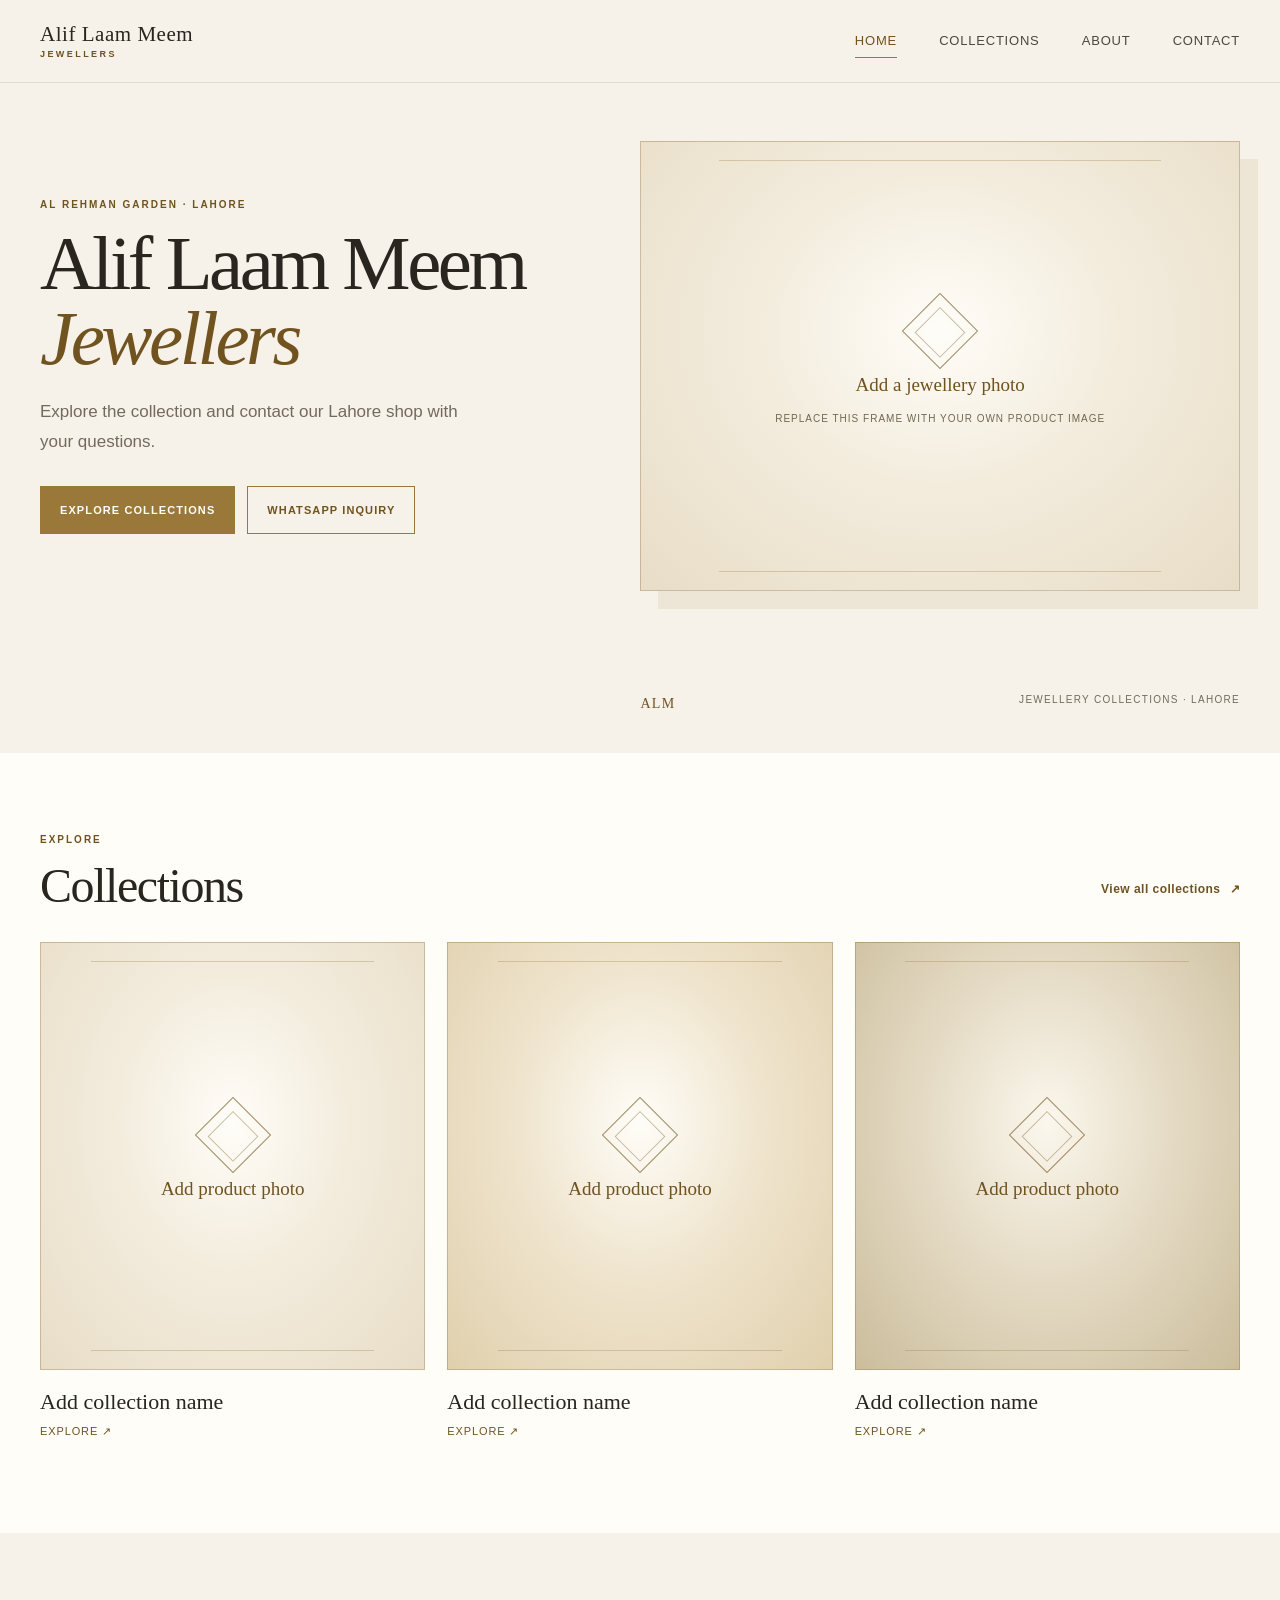
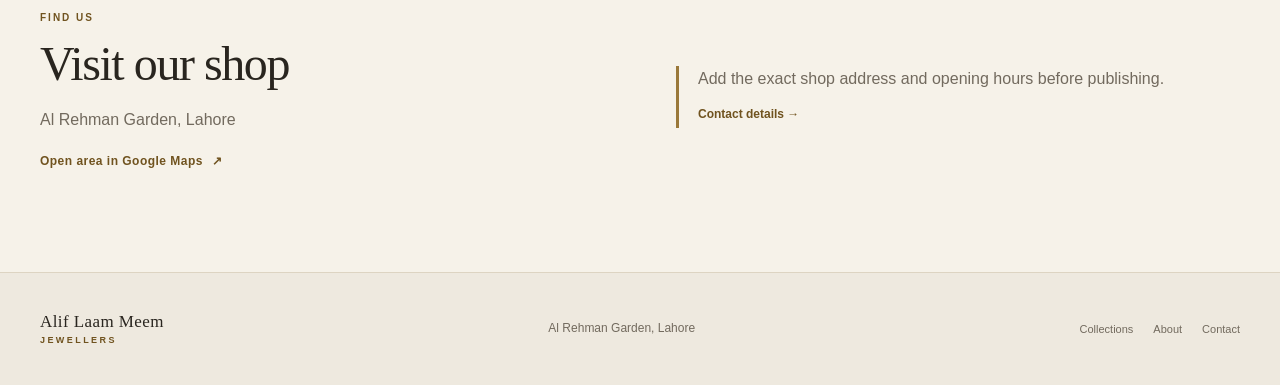
<file: index.html>
<!doctype html>
<html lang="en">
  <head>
    <meta charset="utf-8" />
    <meta name="viewport" content="width=device-width, initial-scale=1" />
    <meta name="theme-color" content="#f6f2e9" />
    <meta name="description" content="Alif Laam Meem Jewellers, Al Rehman Garden, Lahore. Explore the collections and contact the shop." />
    <title>Alif Laam Meem Jewellers | Lahore</title>
    <link rel="stylesheet" href="assets/css/site.css" />
    <script src="assets/js/site-config.js" defer></script>
    <script src="assets/js/site.js" defer></script>
  </head>
  <body>
    <a class="skip-link" href="#main">Skip to content</a>
    <header class="site-header">
      <div class="header-inner">
        <a class="brand" href="index.html#top" aria-label="Alif Laam Meem Jewellers home">
          <span class="brand-name">Alif Laam Meem <span>Jewellers</span></span>
        </a>
        <button class="menu-toggle" type="button" aria-label="Open menu" aria-expanded="false" aria-controls="site-navigation" data-menu-toggle>
          <span aria-hidden="true"></span><span aria-hidden="true"></span>
        </button>
        <nav class="site-nav" id="site-navigation" aria-label="Main navigation" data-navigation>
          <a href="index.html" aria-current="page">Home</a>
          <a href="collections.html">Collections</a>
          <a href="about.html">About</a>
          <a href="contact.html">Contact</a>
        </nav>
      </div>
    </header>

    <main id="main">
      <section class="hero section-wrap" id="top" aria-labelledby="hero-title">
        <div class="hero-copy">
          <p class="eyebrow">Al Rehman Garden <span aria-hidden="true">·</span> Lahore</p>
          <h1 id="hero-title">Alif Laam Meem <em>Jewellers</em></h1>
          <p class="hero-intro">Explore the collection and contact our Lahore shop with your questions.</p>
          <div class="button-row">
            <a class="button button--gold" href="collections.html">Explore collections</a>
            <a class="button button--outline" href="#whatsapp-status" data-whatsapp-inquiry data-whatsapp-message="Hello, I would like to ask about your jewellery collection.">WhatsApp inquiry</a>
          </div>
          <p class="status-note" id="whatsapp-status" data-whatsapp-status role="status" aria-live="polite" hidden></p>
        </div>
        <div class="photo-placeholder photo-placeholder--hero" role="img" aria-label="Jewellery photo placeholder">
          <span class="placeholder-mark" aria-hidden="true"></span>
          <span class="photo-placeholder__label">Add a jewellery photo</span>
          <span class="photo-placeholder__hint">Replace this frame with your own product image</span>
        </div>
        <div class="hero-caption"><span>ALM</span><span>Jewellery collections · Lahore</span></div>
      </section>

      <section class="featured-section" aria-labelledby="featured-title">
        <div class="section-wrap">
          <div class="section-heading">
            <div>
              <p class="eyebrow">Explore</p>
              <h2 id="featured-title">Collections</h2>
            </div>
            <a class="text-link" href="collections.html">View all collections <span aria-hidden="true">↗</span></a>
          </div>
          <div class="collection-preview-grid">
            <a class="preview-card" href="collections.html" aria-label="Add collection name, see collections">
              <div class="photo-placeholder photo-placeholder--card" role="img" aria-label="Collection photo placeholder"><span class="placeholder-mark" aria-hidden="true"></span><span class="photo-placeholder__label">Add product photo</span></div>
              <span class="preview-card__title">Add collection name</span>
              <span class="preview-card__link">Explore <span aria-hidden="true">↗</span></span>
            </a>
            <a class="preview-card" href="collections.html" aria-label="Add collection name, see collections">
              <div class="photo-placeholder photo-placeholder--card photo-placeholder--warm" role="img" aria-label="Collection photo placeholder"><span class="placeholder-mark" aria-hidden="true"></span><span class="photo-placeholder__label">Add product photo</span></div>
              <span class="preview-card__title">Add collection name</span>
              <span class="preview-card__link">Explore <span aria-hidden="true">↗</span></span>
            </a>
            <a class="preview-card" href="collections.html" aria-label="Add collection name, see collections">
              <div class="photo-placeholder photo-placeholder--card photo-placeholder--deep" role="img" aria-label="Collection photo placeholder"><span class="placeholder-mark" aria-hidden="true"></span><span class="photo-placeholder__label">Add product photo</span></div>
              <span class="preview-card__title">Add collection name</span>
              <span class="preview-card__link">Explore <span aria-hidden="true">↗</span></span>
            </a>
          </div>
        </div>
      </section>

      <section class="visit-section section-wrap" aria-labelledby="visit-title">
        <div class="visit-copy">
          <p class="eyebrow">Find us</p>
          <h2 id="visit-title">Visit our shop</h2>
          <p>Al Rehman Garden, Lahore</p>
          <a class="text-link" href="https://www.google.com/maps/search/?api=1&amp;query=Al+Rehman+Garden%2C+Lahore" target="_blank" rel="noopener noreferrer">Open area in Google Maps <span aria-hidden="true">↗</span></a>
        </div>
        <div class="visit-note"><span class="visit-note__rule" aria-hidden="true"></span><p>Add the exact shop address and opening hours before publishing.</p><a href="contact.html">Contact details <span aria-hidden="true">→</span></a></div>
      </section>
    </main>

    <footer class="site-footer">
      <div class="footer-inner">
        <a class="brand brand--footer" href="index.html#top"><span class="brand-name">Alif Laam Meem <span>Jewellers</span></span></a>
        <p>Al Rehman Garden, Lahore</p>
        <nav aria-label="Footer navigation"><a href="collections.html">Collections</a><a href="about.html">About</a><a href="contact.html">Contact</a></nav>
      </div>
    </footer>
  </body>
</html>
</file>
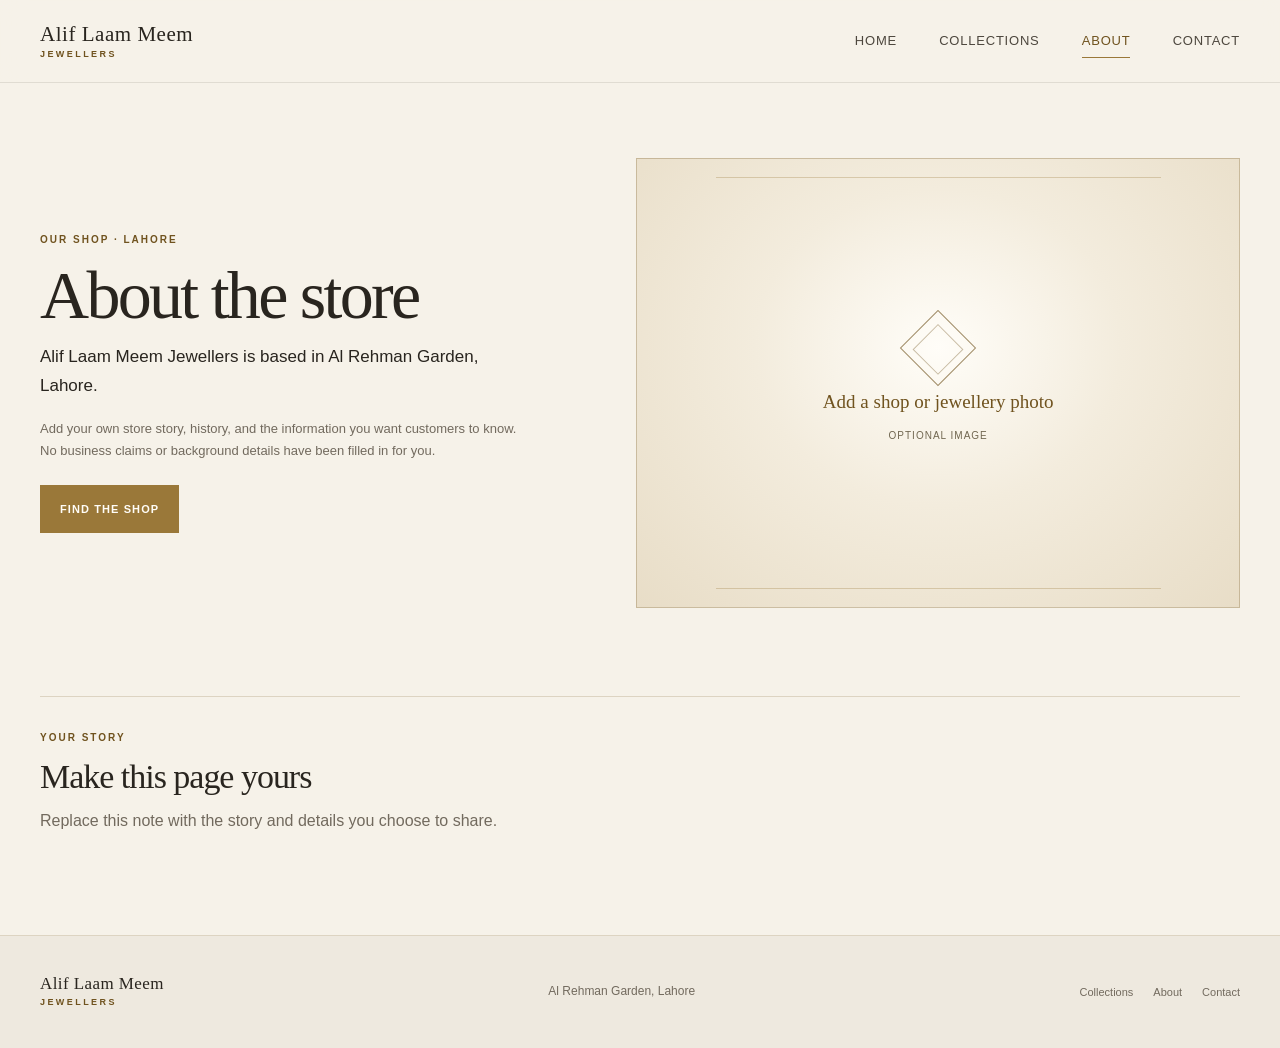
<file: about.html>
<!doctype html>
<html lang="en">
  <head>
    <meta charset="utf-8" />
    <meta name="viewport" content="width=device-width, initial-scale=1" />
    <meta name="theme-color" content="#f6f2e9" />
    <meta name="description" content="About Alif Laam Meem Jewellers in Al Rehman Garden, Lahore." />
    <title>About | Alif Laam Meem Jewellers</title>
    <link rel="stylesheet" href="assets/css/site.css" />
    <script src="assets/js/site-config.js" defer></script>
    <script src="assets/js/site.js" defer></script>
  </head>
  <body>
    <a class="skip-link" href="#main">Skip to content</a>
    <header class="site-header">
      <div class="header-inner">
        <a class="brand" href="index.html#top" aria-label="Alif Laam Meem Jewellers home"><span class="brand-name">Alif Laam Meem <span>Jewellers</span></span></a>
        <button class="menu-toggle" type="button" aria-label="Open menu" aria-expanded="false" aria-controls="site-navigation" data-menu-toggle><span aria-hidden="true"></span><span aria-hidden="true"></span></button>
        <nav class="site-nav" id="site-navigation" aria-label="Main navigation" data-navigation>
          <a href="index.html">Home</a><a href="collections.html">Collections</a><a href="about.html" aria-current="page">About</a><a href="contact.html">Contact</a>
        </nav>
      </div>
    </header>

    <main id="main" class="page-main section-wrap">
      <section class="about-layout" aria-labelledby="page-title">
        <div class="about-copy">
          <p class="eyebrow">Our shop · Lahore</p>
          <h1 id="page-title">About the store</h1>
          <p class="lead">Alif Laam Meem Jewellers is based in Al Rehman Garden, Lahore.</p>
          <p class="placeholder-copy">Add your own store story, history, and the information you want customers to know. No business claims or background details have been filled in for you.</p>
          <a class="button button--gold" href="contact.html">Find the shop</a>
        </div>
        <div class="photo-placeholder photo-placeholder--about" role="img" aria-label="Optional shop or jewellery photo placeholder">
          <span class="placeholder-mark" aria-hidden="true"></span>
          <span class="photo-placeholder__label">Add a shop or jewellery photo</span>
          <span class="photo-placeholder__hint">Optional image</span>
        </div>
      </section>
      <section class="story-prompt" aria-label="About page content reminder">
        <p class="eyebrow">Your story</p>
        <h2>Make this page yours</h2>
        <p>Replace this note with the story and details you choose to share.</p>
      </section>
    </main>

    <footer class="site-footer"><div class="footer-inner"><a class="brand brand--footer" href="index.html#top"><span class="brand-name">Alif Laam Meem <span>Jewellers</span></span></a><p>Al Rehman Garden, Lahore</p><nav aria-label="Footer navigation"><a href="collections.html">Collections</a><a href="about.html">About</a><a href="contact.html">Contact</a></nav></div></footer>
  </body>
</html>
</file>
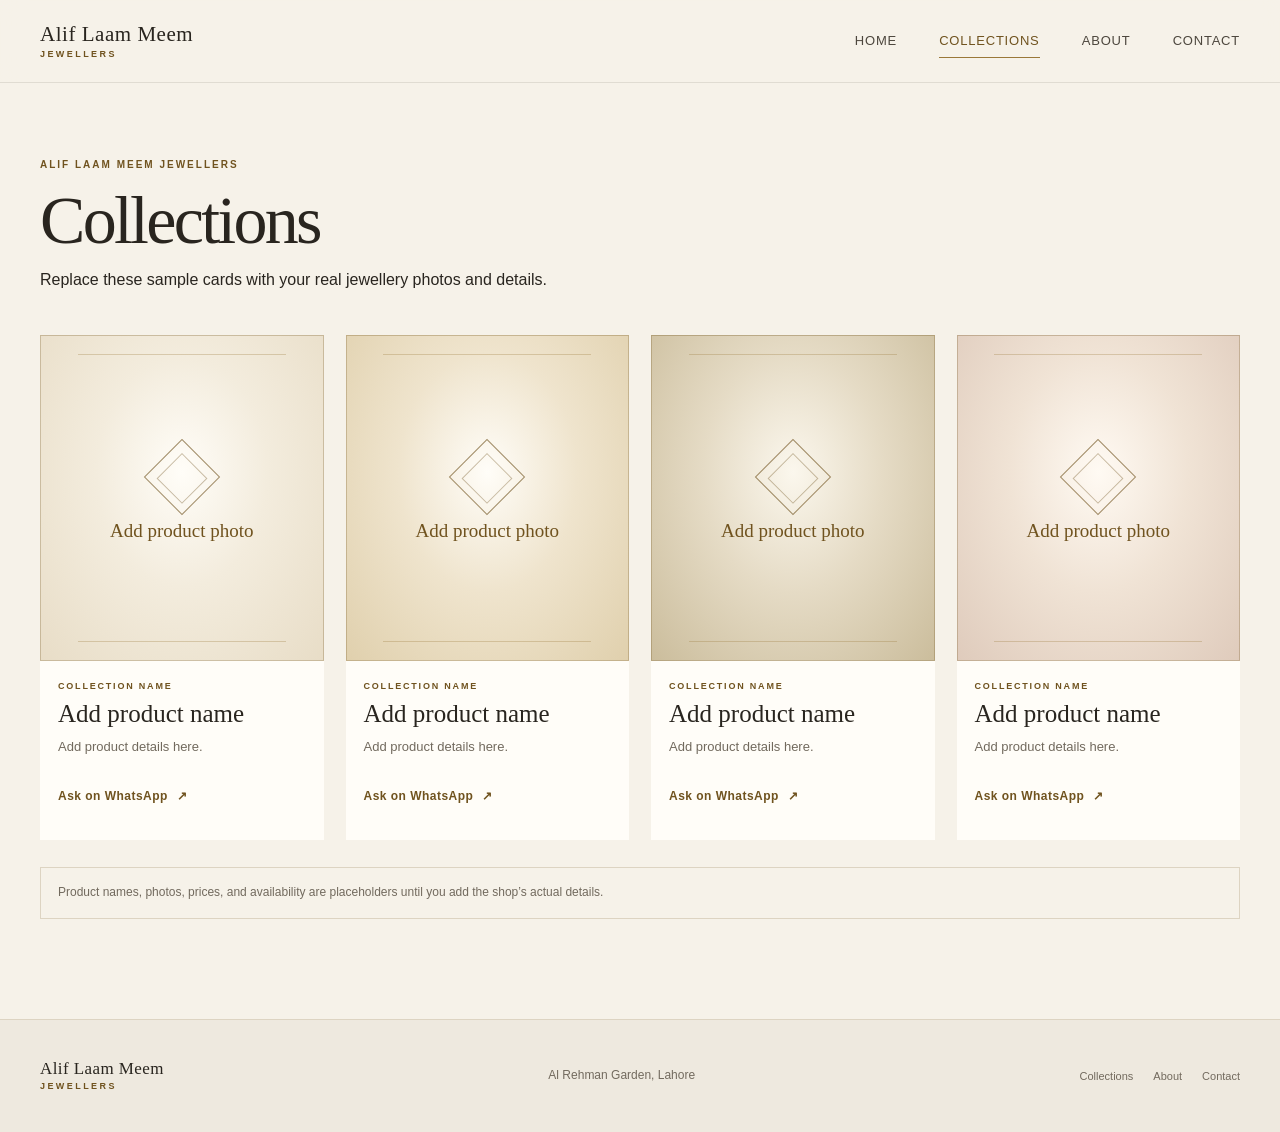
<file: collections.html>
<!doctype html>
<html lang="en">
  <head>
    <meta charset="utf-8" />
    <meta name="viewport" content="width=device-width, initial-scale=1" />
    <meta name="theme-color" content="#f6f2e9" />
    <meta name="description" content="Browse jewellery collection placeholders for Alif Laam Meem Jewellers in Lahore." />
    <title>Collections | Alif Laam Meem Jewellers</title>
    <link rel="stylesheet" href="assets/css/site.css" />
    <script src="assets/js/site-config.js" defer></script>
    <script src="assets/js/site.js" defer></script>
  </head>
  <body>
    <a class="skip-link" href="#main">Skip to content</a>
    <header class="site-header">
      <div class="header-inner">
        <a class="brand" href="index.html#top" aria-label="Alif Laam Meem Jewellers home"><span class="brand-name">Alif Laam Meem <span>Jewellers</span></span></a>
        <button class="menu-toggle" type="button" aria-label="Open menu" aria-expanded="false" aria-controls="site-navigation" data-menu-toggle><span aria-hidden="true"></span><span aria-hidden="true"></span></button>
        <nav class="site-nav" id="site-navigation" aria-label="Main navigation" data-navigation>
          <a href="index.html">Home</a><a href="collections.html" aria-current="page">Collections</a><a href="about.html">About</a><a href="contact.html">Contact</a>
        </nav>
      </div>
    </header>

    <main id="main" class="page-main section-wrap">
      <section class="page-intro" aria-labelledby="page-title">
        <p class="eyebrow">Alif Laam Meem Jewellers</p>
        <h1 id="page-title">Collections</h1>
        <p>Replace these sample cards with your real jewellery photos and details.</p>
        <p class="status-note" id="whatsapp-status" data-whatsapp-status role="status" aria-live="polite" hidden></p>
      </section>
      <section class="product-grid" aria-label="Jewellery collection items">
        <article class="product-card">
          <div class="photo-placeholder photo-placeholder--product" role="img" aria-label="Product photo placeholder"><span class="placeholder-mark" aria-hidden="true"></span><span class="photo-placeholder__label">Add product photo</span></div>
          <div class="product-card__body"><p class="eyebrow">Collection name</p><h2>Add product name</h2><p class="placeholder-copy">Add product details here.</p><a class="text-link" href="#whatsapp-status" data-whatsapp-inquiry data-whatsapp-message="Hello, I would like to ask about [add product name].">Ask on WhatsApp <span aria-hidden="true">↗</span></a></div>
        </article>
        <article class="product-card">
          <div class="photo-placeholder photo-placeholder--product photo-placeholder--warm" role="img" aria-label="Product photo placeholder"><span class="placeholder-mark" aria-hidden="true"></span><span class="photo-placeholder__label">Add product photo</span></div>
          <div class="product-card__body"><p class="eyebrow">Collection name</p><h2>Add product name</h2><p class="placeholder-copy">Add product details here.</p><a class="text-link" href="#whatsapp-status" data-whatsapp-inquiry data-whatsapp-message="Hello, I would like to ask about [add product name].">Ask on WhatsApp <span aria-hidden="true">↗</span></a></div>
        </article>
        <article class="product-card">
          <div class="photo-placeholder photo-placeholder--product photo-placeholder--deep" role="img" aria-label="Product photo placeholder"><span class="placeholder-mark" aria-hidden="true"></span><span class="photo-placeholder__label">Add product photo</span></div>
          <div class="product-card__body"><p class="eyebrow">Collection name</p><h2>Add product name</h2><p class="placeholder-copy">Add product details here.</p><a class="text-link" href="#whatsapp-status" data-whatsapp-inquiry data-whatsapp-message="Hello, I would like to ask about [add product name].">Ask on WhatsApp <span aria-hidden="true">↗</span></a></div>
        </article>
        <article class="product-card">
          <div class="photo-placeholder photo-placeholder--product photo-placeholder--rose" role="img" aria-label="Product photo placeholder"><span class="placeholder-mark" aria-hidden="true"></span><span class="photo-placeholder__label">Add product photo</span></div>
          <div class="product-card__body"><p class="eyebrow">Collection name</p><h2>Add product name</h2><p class="placeholder-copy">Add product details here.</p><a class="text-link" href="#whatsapp-status" data-whatsapp-inquiry data-whatsapp-message="Hello, I would like to ask about [add product name].">Ask on WhatsApp <span aria-hidden="true">↗</span></a></div>
        </article>
      </section>
      <p class="editor-note">Product names, photos, prices, and availability are placeholders until you add the shop’s actual details.</p>
    </main>

    <footer class="site-footer"><div class="footer-inner"><a class="brand brand--footer" href="index.html#top"><span class="brand-name">Alif Laam Meem <span>Jewellers</span></span></a><p>Al Rehman Garden, Lahore</p><nav aria-label="Footer navigation"><a href="collections.html">Collections</a><a href="about.html">About</a><a href="contact.html">Contact</a></nav></div></footer>
  </body>
</html>
</file>
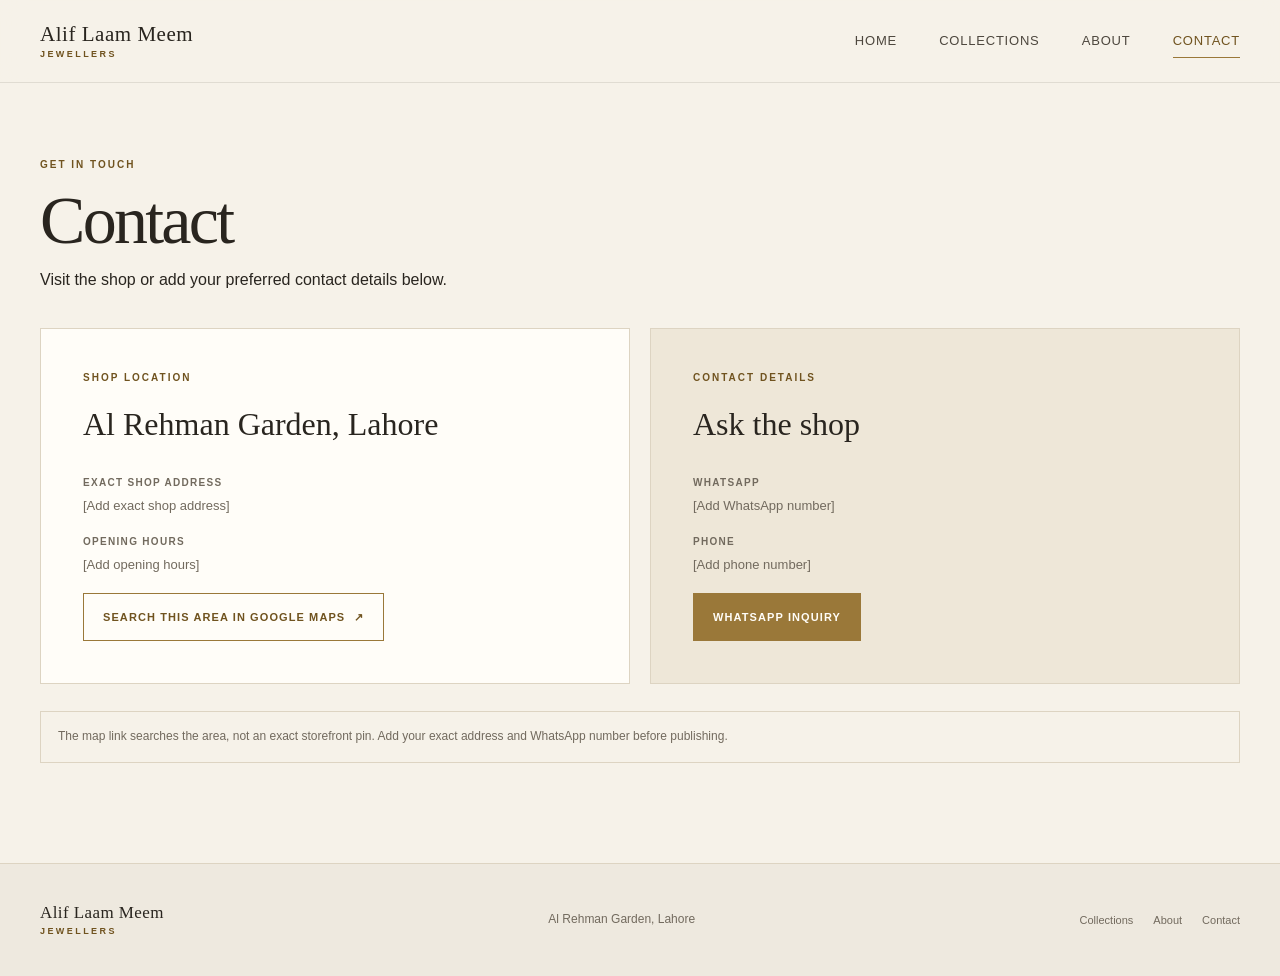
<file: contact.html>
<!doctype html>
<html lang="en">
  <head>
    <meta charset="utf-8" />
    <meta name="viewport" content="width=device-width, initial-scale=1" />
    <meta name="theme-color" content="#f6f2e9" />
    <meta name="description" content="Contact Alif Laam Meem Jewellers, Al Rehman Garden, Lahore." />
    <title>Contact | Alif Laam Meem Jewellers</title>
    <link rel="stylesheet" href="assets/css/site.css" />
    <script src="assets/js/site-config.js" defer></script>
    <script src="assets/js/site.js" defer></script>
  </head>
  <body>
    <a class="skip-link" href="#main">Skip to content</a>
    <header class="site-header">
      <div class="header-inner">
        <a class="brand" href="index.html#top" aria-label="Alif Laam Meem Jewellers home"><span class="brand-name">Alif Laam Meem <span>Jewellers</span></span></a>
        <button class="menu-toggle" type="button" aria-label="Open menu" aria-expanded="false" aria-controls="site-navigation" data-menu-toggle><span aria-hidden="true"></span><span aria-hidden="true"></span></button>
        <nav class="site-nav" id="site-navigation" aria-label="Main navigation" data-navigation>
          <a href="index.html">Home</a><a href="collections.html">Collections</a><a href="about.html">About</a><a href="contact.html" aria-current="page">Contact</a>
        </nav>
      </div>
    </header>

    <main id="main" class="page-main section-wrap">
      <section class="page-intro page-intro--contact" aria-labelledby="page-title">
        <p class="eyebrow">Get in touch</p>
        <h1 id="page-title">Contact</h1>
        <p>Visit the shop or add your preferred contact details below.</p>
        <p class="status-note" id="whatsapp-status" data-whatsapp-status role="status" aria-live="polite" hidden></p>
      </section>
      <section class="contact-layout" aria-label="Shop contact and location">
        <div class="contact-card">
          <p class="eyebrow">Shop location</p>
          <h2>Al Rehman Garden, Lahore</h2>
          <p><span class="detail-label">Exact shop address</span><span class="placeholder-copy">[Add exact shop address]</span></p>
          <p><span class="detail-label">Opening hours</span><span class="placeholder-copy">[Add opening hours]</span></p>
          <a class="button button--outline" href="https://www.google.com/maps/search/?api=1&amp;query=Al+Rehman+Garden%2C+Lahore" target="_blank" rel="noopener noreferrer">Search this area in Google Maps <span aria-hidden="true">↗</span></a>
        </div>
        <div class="contact-card contact-card--gold">
          <p class="eyebrow">Contact details</p>
          <h2>Ask the shop</h2>
          <p><span class="detail-label">WhatsApp</span><span class="placeholder-copy">[Add WhatsApp number]</span></p>
          <p><span class="detail-label">Phone</span><span class="placeholder-copy">[Add phone number]</span></p>
          <a class="button button--gold" href="#whatsapp-status" data-whatsapp-inquiry data-whatsapp-message="Hello, I would like to contact Alif Laam Meem Jewellers.">WhatsApp inquiry</a>
        </div>
      </section>
      <p class="editor-note">The map link searches the area, not an exact storefront pin. Add your exact address and WhatsApp number before publishing.</p>
    </main>

    <footer class="site-footer"><div class="footer-inner"><a class="brand brand--footer" href="index.html#top"><span class="brand-name">Alif Laam Meem <span>Jewellers</span></span></a><p>Al Rehman Garden, Lahore</p><nav aria-label="Footer navigation"><a href="collections.html">Collections</a><a href="about.html">About</a><a href="contact.html">Contact</a></nav></div></footer>
  </body>
</html>
</file>
<file: assets/css/site.css>
@charset "UTF-8";

:root {
  color-scheme: light;
  --paper: #f6f2e9;
  --paper-deep: #ede6d7;
  --surface: #fffdf8;
  --ink: #29251f;
  --muted: #726a5e;
  --gold: #9a7839;
  --gold-deep: #70531f;
  --gold-pale: #d9c693;
  --line: #ddd4c2;
  --serif: Georgia, "Times New Roman", serif;
  --sans: "Avenir Next", Avenir, "Segoe UI", Arial, sans-serif;
  --content-width: 1200px;
}

* { box-sizing: border-box; }
html { scroll-behavior: smooth; }
body {
  margin: 0;
  background: var(--paper);
  color: var(--ink);
  font-family: var(--sans);
  font-size: 16px;
  line-height: 1.65;
  -webkit-font-smoothing: antialiased;
}
img { display: block; max-width: 100%; }
a { color: inherit; text-decoration: none; }
button, a { -webkit-tap-highlight-color: transparent; }
a:focus-visible, button:focus-visible { outline: 3px solid var(--gold-deep); outline-offset: 4px; }
button { font: inherit; }
[hidden] { display: none !important; }

.skip-link {
  position: absolute;
  z-index: 100;
  top: 8px;
  left: 8px;
  padding: 10px 14px;
  transform: translateY(-160%);
  background: var(--ink);
  color: var(--surface);
}
.skip-link:focus { transform: translateY(0); }

.site-header {
  position: sticky;
  z-index: 20;
  top: 0;
  border-bottom: 1px solid rgb(112 106 94 / 16%);
  background: rgb(246 242 233 / 96%);
  backdrop-filter: blur(12px);
}
.header-inner {
  display: flex;
  width: min(calc(100% - 48px), var(--content-width));
  min-height: 82px;
  margin-inline: auto;
  align-items: center;
  justify-content: space-between;
  gap: 32px;
}
.brand { display: inline-flex; flex: 0 0 auto; align-items: center; }
.brand-name {
  display: flex;
  flex-direction: column;
  color: var(--ink);
  font-family: var(--serif);
  font-size: 21px;
  font-weight: 500;
  letter-spacing: .025em;
  line-height: 1.05;
}
.brand-name span { margin-top: 5px; color: var(--gold-deep); font-family: var(--sans); font-size: 9px; font-weight: 600; letter-spacing: .27em; text-transform: uppercase; }
.site-nav { display: flex; align-items: center; gap: clamp(20px, 3.3vw, 46px); }
.site-nav a {
  position: relative;
  min-height: 44px;
  display: inline-flex;
  align-items: center;
  color: #4d473e;
  font-size: 13px;
  letter-spacing: .06em;
  text-transform: uppercase;
  transition: color 160ms ease;
}
.site-nav a:hover, .site-nav a[aria-current="page"] { color: var(--gold-deep); }
.site-nav a[aria-current="page"]::after {
  position: absolute;
  right: 0;
  bottom: 5px;
  left: 0;
  height: 1px;
  background: var(--gold);
  content: "";
}
.menu-toggle { display: none; }

.section-wrap { width: min(calc(100% - 48px), var(--content-width)); margin-inline: auto; }
.hero {
  display: grid;
  min-height: 630px;
  grid-template-columns: minmax(0, .92fr) minmax(350px, 1.08fr);
  align-items: center;
  gap: clamp(36px, 7vw, 108px);
  padding-block: 58px 38px;
}
.hero-copy { max-width: 510px; padding-block: 20px; }
.eyebrow {
  margin: 0 0 13px;
  color: var(--gold-deep);
  font-size: 10px;
  font-weight: 700;
  letter-spacing: .2em;
  line-height: 1.45;
  text-transform: uppercase;
}
h1, h2, h3, p { margin-top: 0; }
h1, h2, h3 { font-family: var(--serif); font-weight: 400; }
.hero h1 {
  max-width: 540px;
  margin-bottom: 21px;
  font-size: clamp(46px, 6vw, 78px);
  letter-spacing: -.045em;
  line-height: .98;
}
.hero h1 em { display: block; color: var(--gold-deep); font-weight: 400; }
.hero-intro, .lead { max-width: 440px; color: var(--muted); font-size: 17px; line-height: 1.75; }
.button-row { display: flex; flex-wrap: wrap; align-items: center; gap: 12px; margin-top: 29px; }
.button {
  display: inline-flex;
  min-height: 48px;
  align-items: center;
  justify-content: center;
  gap: 9px;
  padding: 11px 19px;
  border: 1px solid transparent;
  font-size: 11px;
  font-weight: 700;
  letter-spacing: .1em;
  line-height: 1.3;
  text-align: center;
  text-transform: uppercase;
  transition: background-color 160ms ease, color 160ms ease, border-color 160ms ease;
  cursor: pointer;
}
.button--gold { background: var(--gold); color: #fffdf8; }
.button--gold:hover { background: var(--gold-deep); }
.button--outline { border-color: var(--gold); background: transparent; color: var(--gold-deep); }
.button--outline:hover { background: var(--gold-deep); color: var(--surface); }
.status-note {
  max-width: 500px;
  margin: 16px 0 0;
  padding: 11px 14px;
  border-left: 2px solid var(--gold);
  background: #eee7d8;
  color: var(--ink);
  font-size: 13px;
}

.photo-placeholder {
  position: relative;
  display: flex;
  overflow: hidden;
  min-height: 230px;
  flex-direction: column;
  align-items: center;
  justify-content: center;
  gap: 11px;
  border: 1px solid rgb(112 83 31 / 28%);
  background: radial-gradient(ellipse at 50% 42%, #fffdf8 0, #f3ecdd 43%, #e8ddc7 100%);
  color: var(--gold-deep);
  text-align: center;
}
.photo-placeholder::before, .photo-placeholder::after {
  position: absolute;
  width: 74%;
  height: 1px;
  background: rgb(154 120 57 / 30%);
  content: "";
}
.photo-placeholder::before { top: 18px; }
.photo-placeholder::after { bottom: 18px; }
.photo-placeholder--hero { min-height: 450px; box-shadow: 18px 18px 0 var(--paper-deep); }
.photo-placeholder--card { min-height: 300px; aspect-ratio: .9; }
.photo-placeholder--product { min-height: 300px; aspect-ratio: .87; }
.photo-placeholder--about { min-height: 450px; }
.photo-placeholder--warm { background: radial-gradient(ellipse at 50% 42%, #fffdf8 0, #efe4cd 45%, #e0d0ad 100%); }
.photo-placeholder--deep { background: radial-gradient(ellipse at 50% 42%, #fbf7ed 0, #e5dbc5 45%, #cbbd9c 100%); }
.photo-placeholder--rose { background: radial-gradient(ellipse at 50% 42%, #fffaf3 0, #f0e3d5 45%, #dfcbbc 100%); }
.placeholder-mark {
  width: 54px;
  height: 54px;
  border: 1px solid rgb(112 83 31 / 65%);
  transform: rotate(45deg);
}
.placeholder-mark::after {
  display: block;
  width: 34px;
  height: 34px;
  margin: 9px;
  border: 1px solid rgb(112 83 31 / 38%);
  content: "";
}
.photo-placeholder__label { font-family: var(--serif); font-size: 19px; }
.photo-placeholder__hint { color: #716751; font-size: 10px; letter-spacing: .1em; text-transform: uppercase; }
.hero-caption { display: flex; grid-column: 2; justify-content: space-between; padding-top: 11px; color: var(--muted); font-size: 10px; letter-spacing: .13em; text-transform: uppercase; }
.hero-caption span:first-child { color: var(--gold-deep); font-family: var(--serif); font-size: 14px; }

.featured-section { padding-block: 80px 92px; background: var(--surface); }
.section-heading { display: flex; align-items: end; justify-content: space-between; gap: 24px; margin-bottom: 30px; }
.section-heading h2, .visit-section h2, .story-prompt h2 { margin: 0; font-size: clamp(34px, 4vw, 48px); letter-spacing: -.03em; line-height: 1.08; }
.text-link { display: inline-flex; min-height: 44px; align-items: center; gap: 9px; color: var(--gold-deep); font-size: 12px; font-weight: 700; letter-spacing: .04em; }
.text-link:hover { text-decoration: underline; text-underline-offset: 4px; }
.collection-preview-grid { display: grid; grid-template-columns: repeat(3, minmax(0, 1fr)); gap: 22px; }
.preview-card { display: flex; flex-direction: column; }
.preview-card__title { margin-top: 14px; font-family: var(--serif); font-size: 22px; }
.preview-card__link { margin-top: 2px; color: var(--gold-deep); font-size: 11px; letter-spacing: .08em; text-transform: uppercase; }

.visit-section { display: grid; grid-template-columns: 1fr 1fr; gap: 72px; align-items: center; padding-block: 78px 88px; }
.visit-copy h2 { margin-bottom: 17px; }
.visit-copy > p:not(.eyebrow) { margin-bottom: 7px; color: var(--muted); }
.visit-note { display: grid; grid-template-columns: 3px 1fr; column-gap: 19px; align-items: start; color: var(--muted); }
.visit-note__rule { grid-row: span 2; height: 100%; min-height: 62px; background: var(--gold); }
.visit-note p { margin-bottom: 8px; }
.visit-note a { color: var(--gold-deep); font-size: 12px; font-weight: 700; }

.page-main { min-height: 68vh; padding-block: 75px 100px; }
.page-intro { max-width: 740px; margin-bottom: 42px; }
.page-intro h1, .about-copy h1 { margin-bottom: 13px; font-size: clamp(44px, 6vw, 68px); letter-spacing: -.04em; line-height: 1; }
.page-intro > p:last-child:not(.status-note) { max-width: 580px; color: var(--muted); }
.page-intro--contact { margin-bottom: 35px; }
.product-grid { display: grid; grid-template-columns: repeat(4, minmax(0, 1fr)); gap: 22px; }
.product-card { min-width: 0; background: var(--surface); }
.product-card__body { padding: 19px 18px 21px; }
.product-card__body .eyebrow { margin-bottom: 7px; font-size: 9px; }
.product-card h2 { margin-bottom: 7px; font-size: 25px; line-height: 1.15; }
.placeholder-copy { color: var(--muted); font-size: 13px; }
.product-card .text-link { margin-top: 5px; }
.editor-note { margin: 27px 0 0; padding: 15px 17px; border: 1px solid var(--line); color: var(--muted); font-size: 12px; }

.about-layout { display: grid; grid-template-columns: .9fr 1.1fr; align-items: center; gap: clamp(45px, 8vw, 110px); }
.about-copy { max-width: 490px; }
.about-copy .lead { color: var(--ink); }
.about-copy .button { margin-top: 11px; }
.story-prompt { margin-top: 88px; padding: 34px 0 0; border-top: 1px solid var(--line); }
.story-prompt h2 { margin-bottom: 13px; font-size: 34px; }
.story-prompt > p:last-child { max-width: 530px; margin-bottom: 0; color: var(--muted); }

.contact-layout { display: grid; grid-template-columns: repeat(2, minmax(0, 1fr)); gap: 20px; }
.contact-card { display: flex; min-height: 330px; flex-direction: column; align-items: flex-start; padding: clamp(25px, 4vw, 42px); border: 1px solid var(--line); background: var(--surface); }
.contact-card--gold { background: #eee7d8; }
.contact-card h2 { margin-bottom: 24px; font-size: 32px; }
.contact-card > p:not(.eyebrow) { display: grid; gap: 3px; margin-bottom: 18px; }
.detail-label { color: var(--muted); font-size: 10px; font-weight: 700; letter-spacing: .13em; text-transform: uppercase; }
.contact-card .button { margin-top: auto; }

.site-footer { border-top: 1px solid var(--line); background: #eee9df; }
.footer-inner { display: flex; width: min(calc(100% - 48px), var(--content-width)); min-height: 112px; margin-inline: auto; align-items: center; justify-content: space-between; gap: 22px; }
.brand--footer .brand-name { font-size: 17px; }
.footer-inner > p { margin: 0; color: var(--muted); font-size: 12px; }
.footer-inner nav { display: flex; flex-wrap: wrap; gap: 20px; }
.footer-inner nav a { display: inline-flex; min-height: 44px; align-items: center; color: var(--muted); font-size: 11px; }
.footer-inner nav a:hover { color: var(--gold-deep); }

@media (max-width: 900px) {
  .hero { min-height: unset; grid-template-columns: minmax(0, .9fr) minmax(280px, 1.1fr); gap: 34px; }
  .photo-placeholder--hero { min-height: 390px; }
  .product-grid { grid-template-columns: repeat(2, minmax(0, 1fr)); }
  .visit-section { gap: 40px; }
}
@media (max-width: 680px) {
  .header-inner { width: min(calc(100% - 36px), var(--content-width)); min-height: 72px; flex-wrap: wrap; gap: 0; }
  .brand-name { font-size: 19px; }
  .menu-toggle {
    display: flex;
    width: 48px;
    height: 48px;
    flex-direction: column;
    align-items: center;
    justify-content: center;
    gap: 6px;
    border: 1px solid var(--line);
    background: transparent;
    color: var(--ink);
    cursor: pointer;
  }
  .menu-toggle span { width: 19px; height: 1px; background: currentColor; transition: transform 160ms ease; }
  .menu-toggle[aria-expanded="true"] span:first-child { transform: translateY(3.5px) rotate(45deg); }
  .menu-toggle[aria-expanded="true"] span:last-child { transform: translateY(-3.5px) rotate(-45deg); }
  .site-nav { display: none; width: 100%; flex-direction: column; align-items: stretch; gap: 0; padding-block: 7px 14px; }
  .site-header.is-menu-open .site-nav { display: flex; }
  .site-nav a { min-height: 48px; border-top: 1px solid var(--line); }
  .site-nav a[aria-current="page"]::after { right: auto; bottom: 7px; width: 32px; }
  .section-wrap { width: min(calc(100% - 36px), var(--content-width)); }
  .hero { grid-template-columns: 1fr; gap: 20px; padding-block: 47px 38px; }
  .hero-copy { padding-block: 0 5px; }
  .hero h1 { max-width: 460px; font-size: clamp(47px, 13vw, 69px); }
  .hero-intro, .lead { font-size: 15px; }
  .photo-placeholder--hero { min-height: 350px; box-shadow: 10px 10px 0 var(--paper-deep); }
  .hero-caption { grid-column: 1; }
  .featured-section { padding-block: 58px 65px; }
  .section-heading { align-items: start; flex-direction: column; gap: 9px; }
  .collection-preview-grid { grid-template-columns: 1fr 1fr; gap: 14px; }
  .photo-placeholder--card { min-height: 205px; }
  .collection-preview-grid .preview-card:last-child { display: none; }
  .preview-card__title { font-size: 18px; }
  .visit-section { grid-template-columns: 1fr; gap: 30px; padding-block: 58px 65px; }
  .page-main { padding-block: 52px 70px; }
  .page-intro { margin-bottom: 30px; }
  .product-grid { gap: 14px; }
  .photo-placeholder--product { min-height: 210px; }
  .product-card__body { padding: 14px 12px 17px; }
  .product-card h2 { font-size: 21px; }
  .product-card .text-link { font-size: 10px; }
  .about-layout { grid-template-columns: 1fr; gap: 25px; }
  .photo-placeholder--about { min-height: 340px; }
  .story-prompt { margin-top: 60px; }
  .contact-layout { grid-template-columns: 1fr; }
  .contact-card { min-height: 0; padding: 25px; }
  .contact-card .button { margin-top: 12px; }
  .footer-inner { width: min(calc(100% - 36px), var(--content-width)); flex-direction: column; align-items: flex-start; justify-content: center; gap: 12px; padding-block: 25px; }
  .footer-inner nav { gap: 15px; }
}
@media (max-width: 390px) {
  .button-row { align-items: stretch; flex-direction: column; }
  .button-row .button { width: 100%; }
  .product-grid { grid-template-columns: 1fr; }
  .photo-placeholder--product { min-height: 300px; }
}
@media (prefers-reduced-motion: reduce) {
  *, *::before, *::after { scroll-behavior: auto !important; transition-duration: .01ms !important; animation-duration: .01ms !important; animation-iteration-count: 1 !important; }
}
</file>
